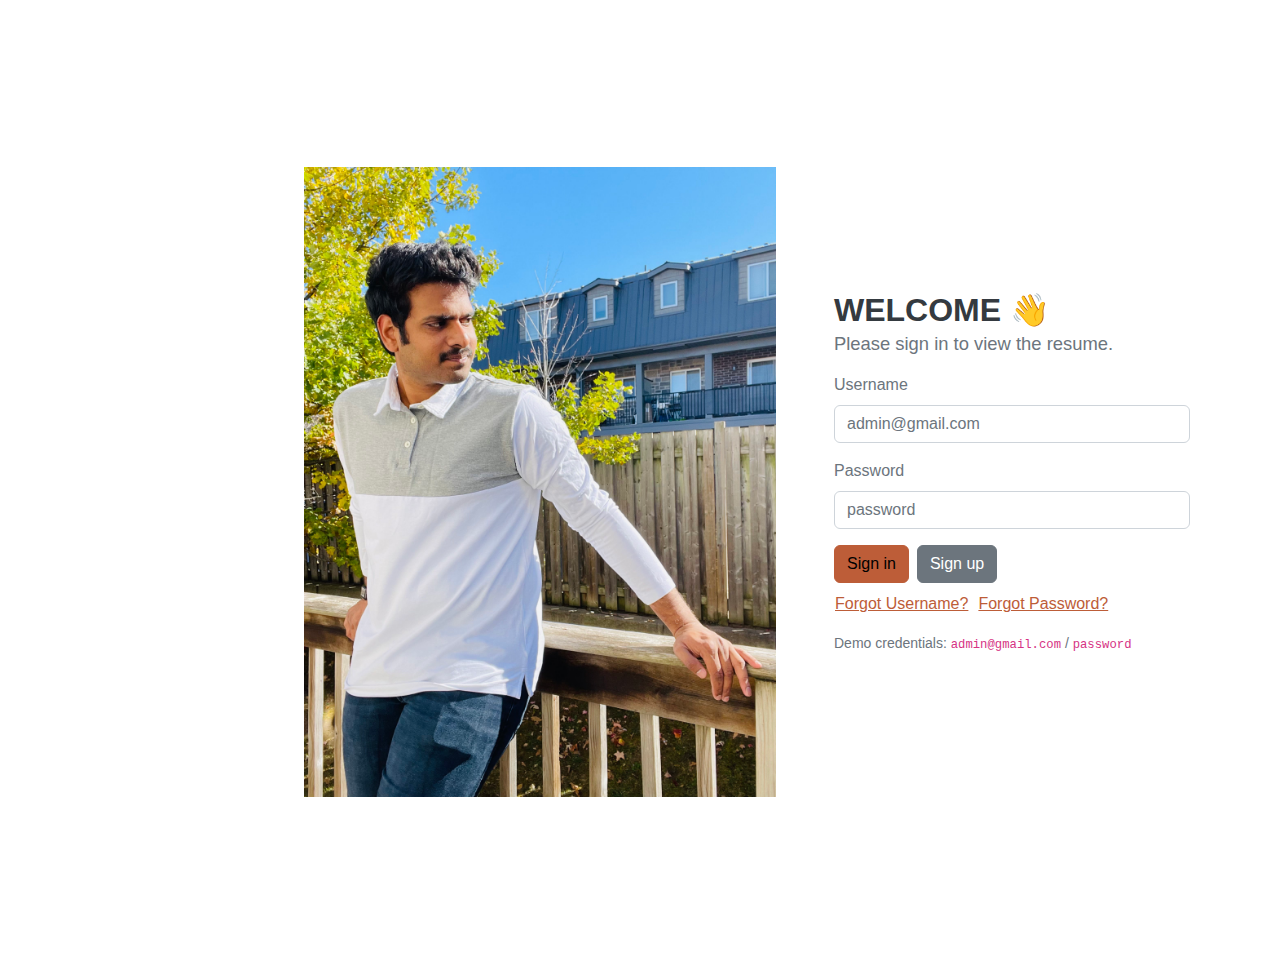
<file: login.html>
<!DOCTYPE html>
<html lang="en">
  <head>
      <link rel="icon" type="image/png" href="assets/img/pngegg.png" />
    <meta charset="utf-8" />
    <meta name="viewport" content="width=device-width, initial-scale=1" />
    <title>Login - Pavan Parupalli</title>
    <link rel="stylesheet" href="./css/styles.css">
    <link rel="stylesheet" href="./css/login.css">
  </head>
  <body>

    <main class="login-container full-page-flex">
      <div class="login-image-half">
        <img src="./assets/img/Opening_page.jpg" alt="Profile" />
      </div>
      <div class="login-card-half">
        <div class="login-card">
          <h1 style="font-size:2rem;">Welcome 👋</h1>
          <p class="lead">Please sign in to view the resume.</p>
          <form id="loginForm" novalidate>
            <div class="mb-3">
              <label for="email" class="form-label">Username</label>
              <input id="email" name="email" class="form-control" type="email" placeholder="admin@gmail.com" required>
            </div>
            <div class="mb-3">
              <label for="password" class="form-label">Password</label>
              <input id="password" name="password" class="form-control" type="password" placeholder="password" required>
            </div>
            <div id="loginError" class="text-danger" style="display:none;margin-bottom:10px;"></div>
            <div class="d-flex gap-2">
              <button type="submit" class="btn btn-primary">Sign in</button>
              <a href="signup.html" class="btn btn-secondary" id="signupBtn">Sign up</a>
            </div>
            <div class="d-flex gap-2 mt-2">
              <button type="button" class="btn btn-link p-0" id="forgotUsernameBtn">Forgot Username?</button>
              <button type="button" class="btn btn-link p-0" id="forgotPasswordBtn">Forgot Password?</button>
            </div>
          </form>
          <p class="mt-3 small">Demo credentials: <code>admin@gmail.com</code> / <code>password</code></p>
        </div>
      </div>
    </main>

    <script src="./js/scripts.js"></script>
  </body>
</html>
</file>
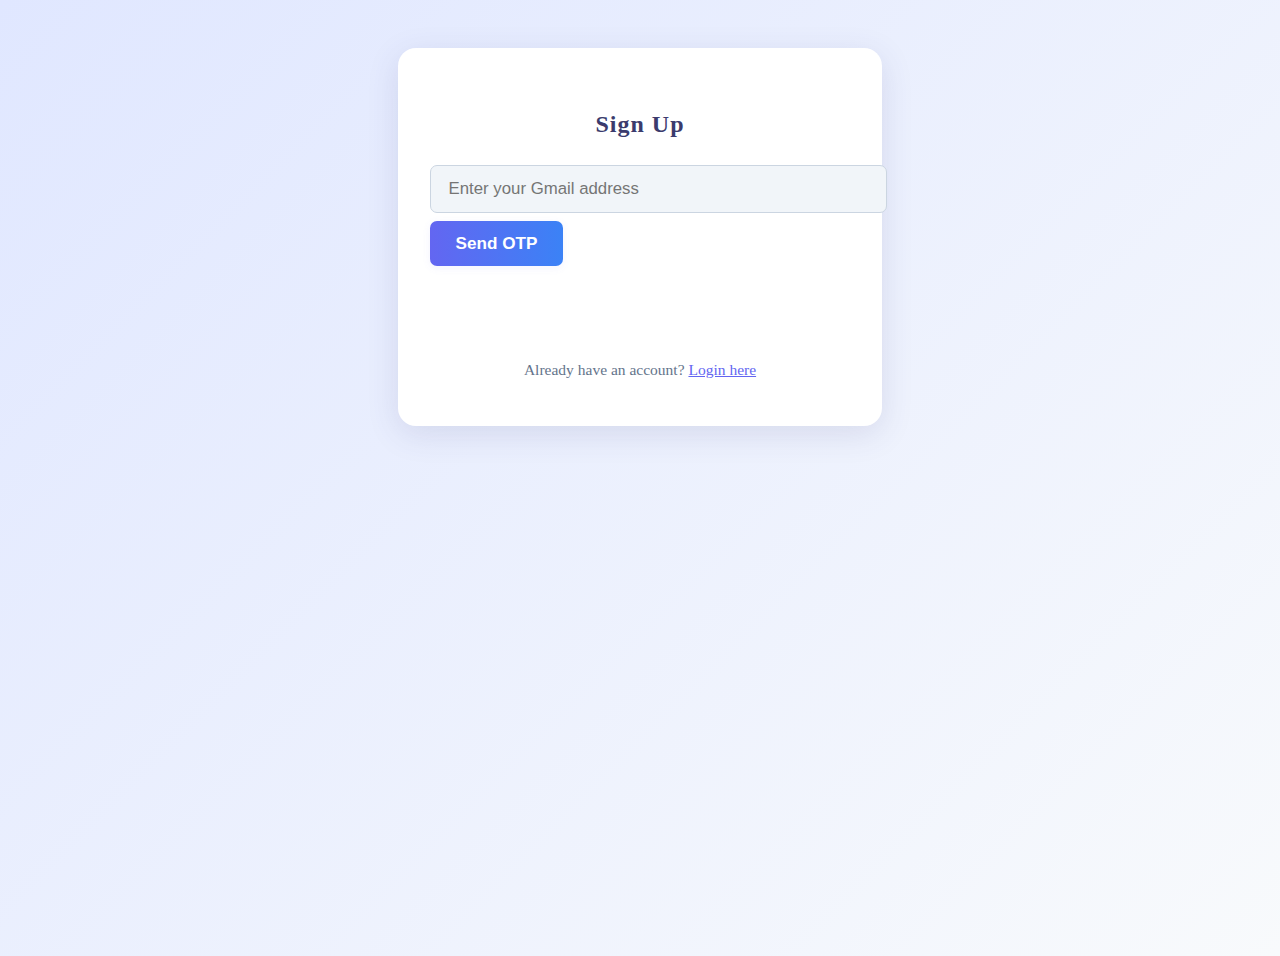
<file: signup.html>
<!DOCTYPE html>
<html lang="en">
<head>
        <style>
            body {
                min-height: 100vh;
                background: linear-gradient(135deg, #e0e7ff 0%, #f8fafc 100%);
            }
            .signup-container {
                max-width: 420px;
                margin: 48px auto;
                background: #fff;
                border-radius: 18px;
                box-shadow: 0 8px 32px rgba(60,60,120,0.13);
                padding: 2.7rem 2rem 2rem 2rem;
                display: flex;
                flex-direction: column;
                align-items: center;
                gap: 1.2rem;
            }
            .signup-container h2 {
                margin-bottom: 0.5rem;
                color: #3b3b6d;
                font-weight: 700;
                letter-spacing: 1px;
            }
            #signup-form {
                width: 100%;
                display: flex;
                flex-direction: column;
                gap: 1.1rem;
            }
            #signup-form label {
                font-weight: 500;
                color: #4b5563;
                margin-bottom: 0.25rem;
            }
            #signup-form input[type="email"],
            #signup-form input[type="text"],
            #signup-form input[type="password"] {
                width: 100%;
                padding: 0.8rem 1.1rem;
                border: 1.5px solid #cbd5e1;
                border-radius: 7px;
                font-size: 1.05rem;
                background: #f1f5f9;
                transition: border 0.2s, box-shadow 0.2s;
            }
            #signup-form input:focus {
                border: 1.5px solid #6366f1;
                outline: none;
                background: #fff;
                box-shadow: 0 0 0 2px #c7d2fe;
            }
            #signup-form button[type="button"],
            #signup-form button[type="submit"] {
                background: linear-gradient(90deg, #6366f1 0%, #3b82f6 100%);
                color: #fff;
                border: none;
                border-radius: 7px;
                padding: 0.8rem 1.6rem;
                font-size: 1.07rem;
                font-weight: 600;
                cursor: pointer;
                margin-top: 0.5rem;
                transition: background 0.2s, box-shadow 0.2s;
                box-shadow: 0 2px 8px rgba(99,102,241,0.08);
            }
            #signup-form button:disabled {
                background: #c7d2fe;
                color: #6b7280;
                cursor: not-allowed;
            }
            #signup-message {
                min-height: 1.5em;
                margin-top: 0.5rem;
                font-size: 1rem;
                text-align: center;
            }
            .signup-container p {
                margin-top: 1.5rem;
                font-size: 0.97rem;
                color: #64748b;
            }
            .signup-container a {
                color: #6366f1;
                text-decoration: underline;
                font-weight: 500;
            }
            @media (max-width: 500px) {
                .signup-container {
                    padding: 1.2rem 0.5rem 1.5rem 0.5rem;
                }
            }
        </style>
    <link rel="stylesheet" href="css/login.css">
    <meta charset="UTF-8">
    <meta name="viewport" content="width=device-width, initial-scale=1.0">
    <title>Sign Up</title>
    <link rel="stylesheet" href="css/login.css">
</head>
<body>
    <div class="signup-container">
        <h2>Sign Up</h2>
        <form id="signup-form" autocomplete="off">
            <div id="email-section">
                <input type="email" id="email" name="email" required pattern="[a-zA-Z0-9._%+-]+@gmail\.com$" placeholder="Enter your Gmail address">
                <button type="button" id="send-otp-btn">Send OTP</button>
            </div>
            <div id="otp-section" style="display:none;">
                <label for="otp">Enter OTP:</label>
                <input type="text" id="otp" name="otp" maxlength="6" placeholder="Enter OTP">
                <button type="button" id="verify-otp-btn">Verify OTP</button>
            </div>
            <div id="password-section" style="display:none;">
                <label for="password">Choose Password:</label>
                <input type="password" id="password" name="password" placeholder="Password">
                <label for="confirm-password">Confirm Password:</label>
                <input type="password" id="confirm-password" name="confirm-password" placeholder="Confirm Password">
                <button type="submit">Sign Up</button>
            </div>
        </form>
        <div id="signup-message"></div>
        <p>Already have an account? <a href="login.html">Login here</a></p>
    </div>
    <script src="js/signup.js"></script>
</body>
</html>
</file>
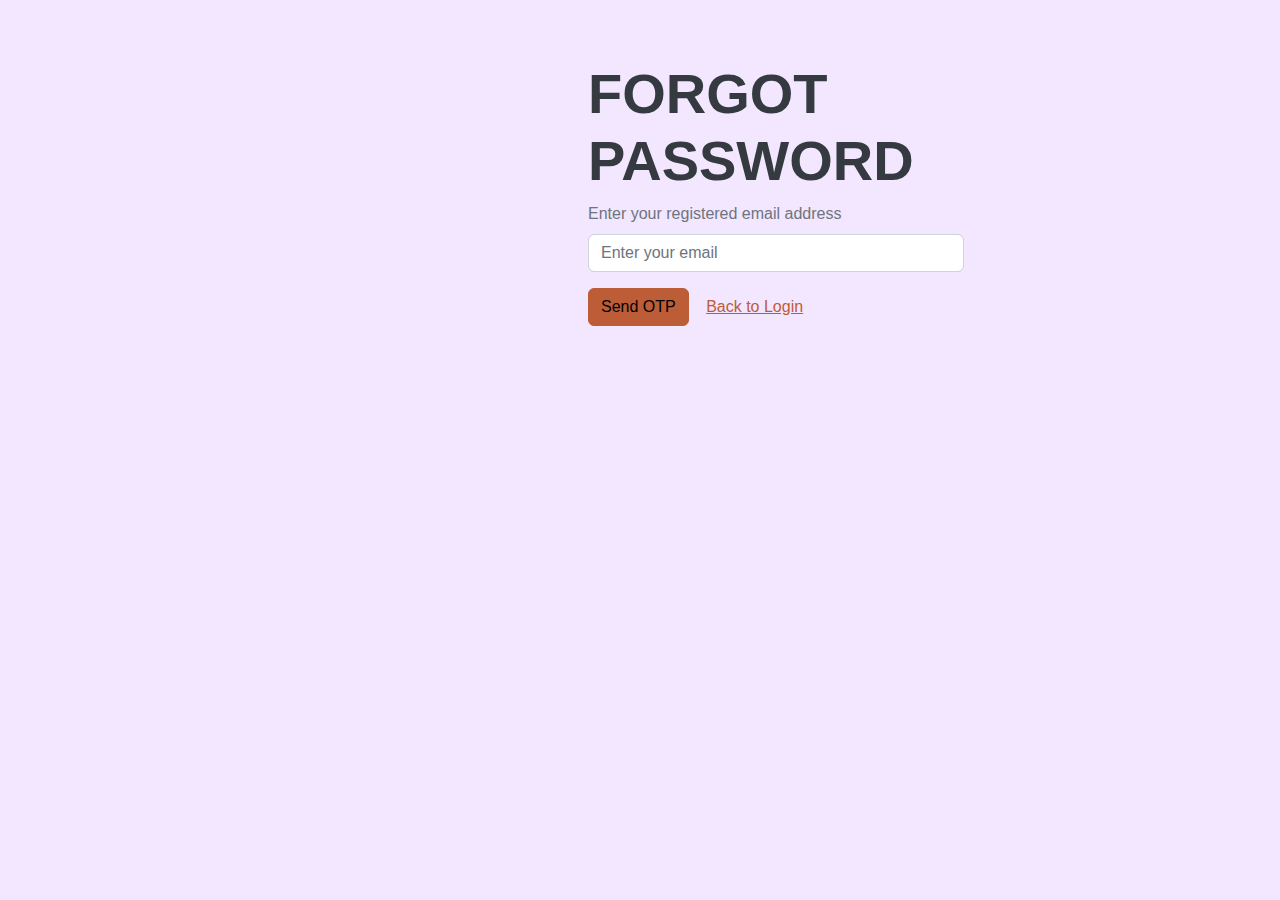
<file: frontend/forgot_password.html>
<!DOCTYPE html>
<html lang="en">
<head>
  <meta charset="UTF-8">
  <meta name="viewport" content="width=device-width, initial-scale=1.0">
  <title>Forgot Password</title>
  <link rel="stylesheet" href="./css/styles.css">
  <link rel="stylesheet" href="./css/login.css">
</head>
<body>
  <div class="container" style="max-width:400px;margin:60px auto;">
    <h2>Forgot Password</h2>
    <form id="forgotPasswordForm">
      <div class="mb-3">
        <label for="email" class="form-label">Enter your registered email address</label>
        <input type="email" id="email" class="form-control" required placeholder="Enter your email">
      </div>
      <div id="forgotPasswordError" class="text-danger mb-2" style="display:none;"></div>
      <button type="submit" class="btn btn-primary">Send OTP</button>
      <a href="login.html" class="btn btn-link">Back to Login</a>
    </form>
    <form id="otpForm" style="display:none;">
      <div class="mb-3">
        <label for="otp" class="form-label">Enter OTP sent to your email</label>
        <input type="text" id="otp" class="form-control" required placeholder="Enter OTP">
      </div>
      <div class="mb-3">
        <label for="newPassword" class="form-label">Enter New Password</label>
        <input type="password" id="newPassword" class="form-control" required placeholder="New Password">
      </div>
      <div id="otpError" class="text-danger mb-2" style="display:none;"></div>
      <button type="submit" class="btn btn-success">Change Password</button>
    </form>
    <div id="forgotPasswordSuccess" class="alert alert-success mt-3" style="display:none;"></div>
  </div>
  <script src="./js/forgot_password.js"></script>
</body>
</html>
</file>
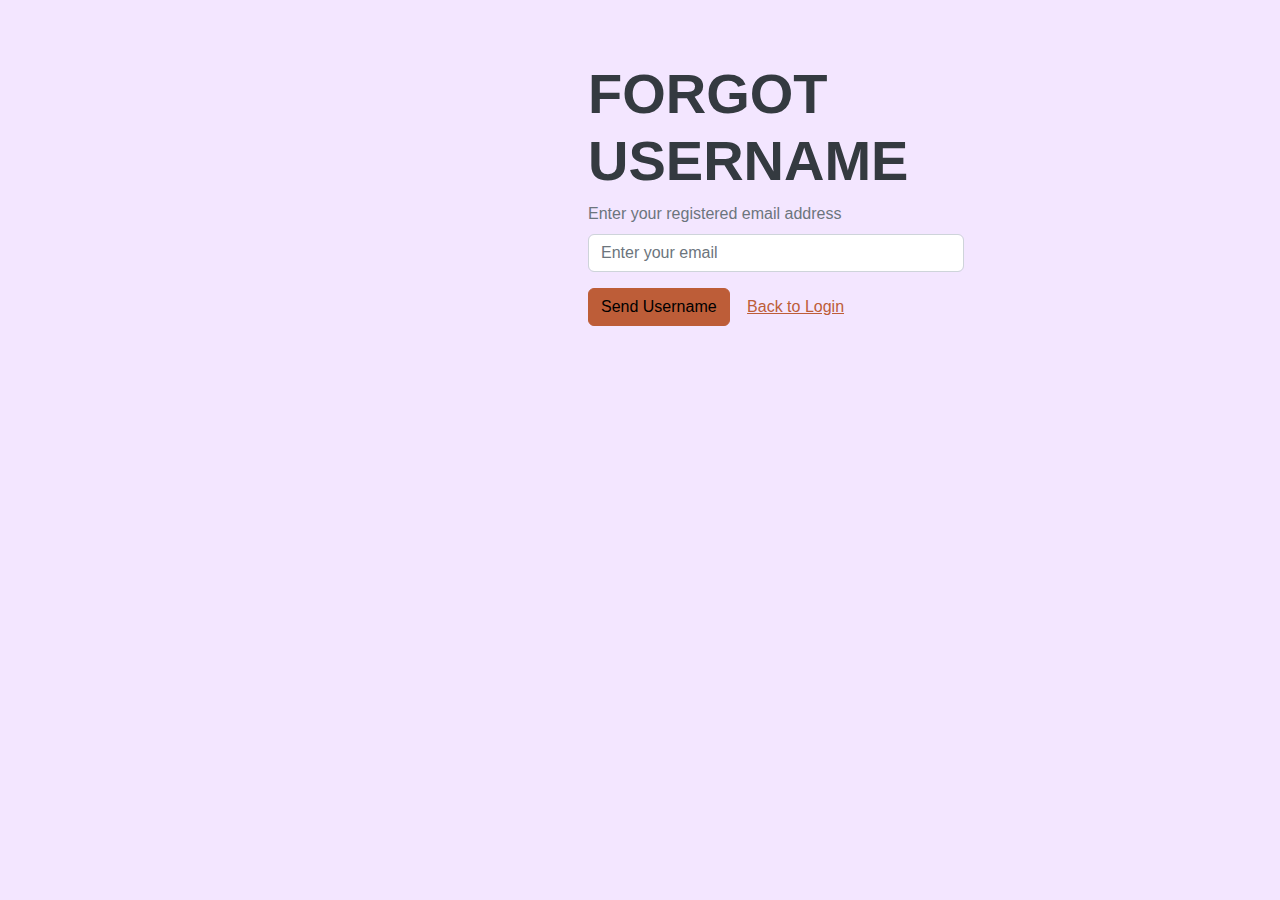
<file: frontend/forgot_username.html>
<!DOCTYPE html>
<html lang="en">
<head>
  <meta charset="UTF-8">
  <meta name="viewport" content="width=device-width, initial-scale=1.0">
  <title>Forgot Username</title>
  <link rel="stylesheet" href="./css/styles.css">
  <link rel="stylesheet" href="./css/login.css">
</head>
<body>
  <div class="container" style="max-width:400px;margin:60px auto;">
    <h2>Forgot Username</h2>
    <form id="forgotUsernameForm">
      <div class="mb-3">
        <label for="email" class="form-label">Enter your registered email address</label>
        <input type="email" id="email" class="form-control" required placeholder="Enter your email">
      </div>
      <div id="forgotUsernameError" class="text-danger mb-2" style="display:none;"></div>
      <button type="submit" class="btn btn-primary">Send Username</button>
      <a href="login.html" class="btn btn-link">Back to Login</a>
    </form>
    <div id="forgotUsernameSuccess" class="alert alert-success mt-3" style="display:none;"></div>
  </div>
  <script src="./js/forgot_username.js"></script>
</body>
</html>
</file>
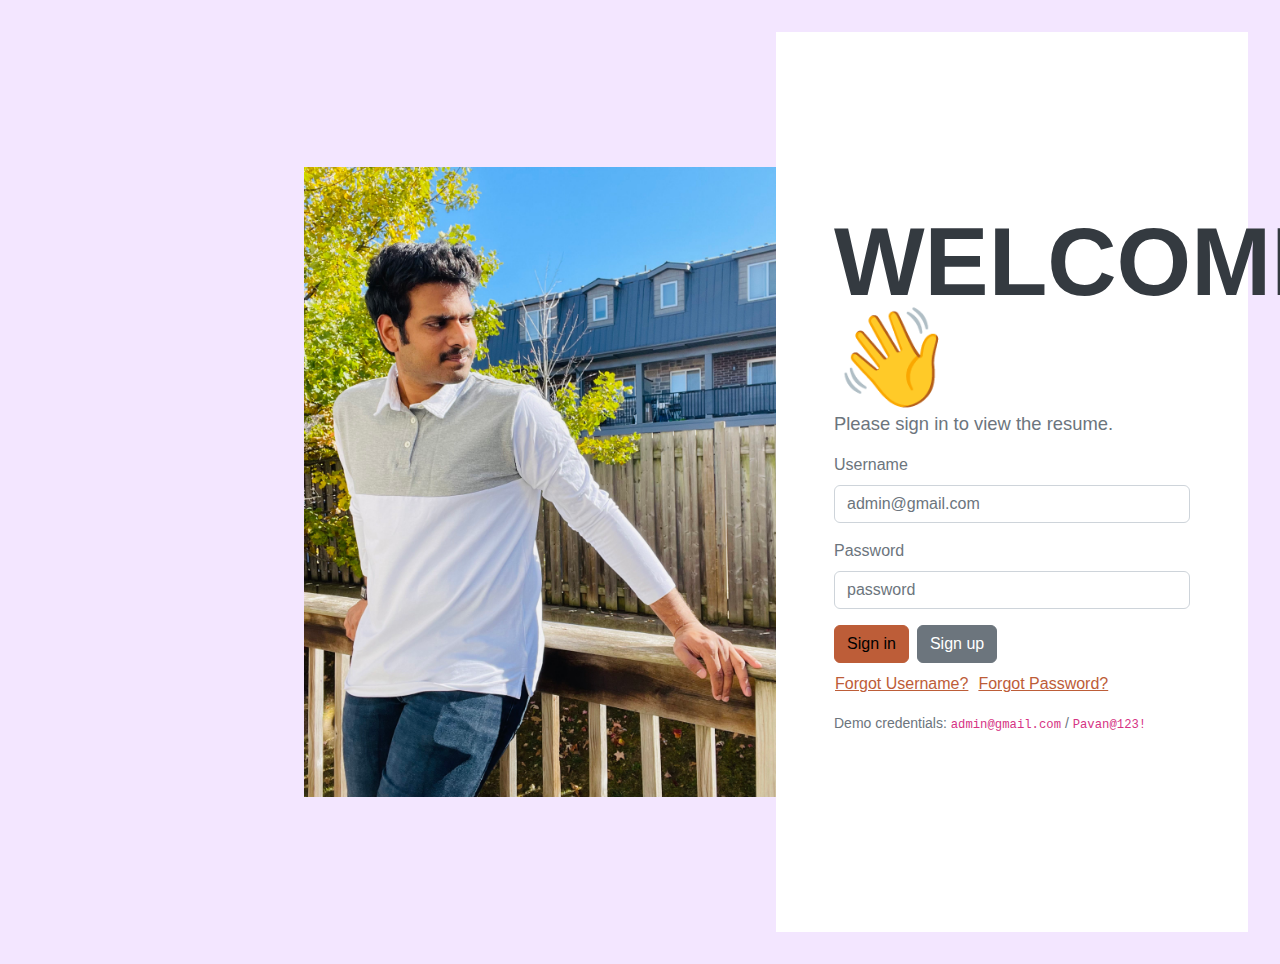
<file: frontend/login.html>
<!DOCTYPE html>
<html lang="en">
  <head>
    <link rel="icon" type="image/png" href="./assets/img/pngegg.png" />
    <meta charset="utf-8" />
    <meta name="viewport" content="width=device-width, initial-scale=1" />
    <title>Login - Pavan Parupalli</title>

    <link rel="stylesheet" href="./css/styles.css">
    <link rel="stylesheet" href="./css/login.css">
  </head>

  <body>

    <!-- Forgot Username Modal -->
    <div class="modal" id="forgotUsernameModal"
         style="display:none;position:fixed;z-index:2000;inset:0;
                background:rgba(0,0,0,0.4);align-items:center;justify-content:center;">
      <div style="background:#fff;padding:2rem 1.5rem;border-radius:10px;
                  max-width:350px;width:100%;position:relative;">
        <button id="closeForgotUsernameModal"
                style="position:absolute;top:8px;right:12px;
                       border:none;background:none;font-size:1.2rem;">
          &times;
        </button>
        <h5>Forgot Username</h5>
        <p class="small">Demo username is <b>admin@gmail.com</b></p>
      </div>
    </div>

    <!-- Forgot Password Modal -->
    <div class="modal" id="forgotPasswordModal"
         style="display:none;position:fixed;z-index:2000;inset:0;
                background:rgba(0,0,0,0.4);align-items:center;justify-content:center;">
      <div style="background:#fff;padding:2rem 1.5rem;border-radius:10px;
                  max-width:350px;width:100%;position:relative;">
        <button id="closeForgotModal"
                style="position:absolute;top:8px;right:12px;
                       border:none;background:none;font-size:1.2rem;">
          &times;
        </button>
        <h5>Forgot Password</h5>
        <p class="small">Demo password is <b>password</b></p>
      </div>
    </div>

    <main class="login-container full-page-flex">
      <div class="login-image-half">
        <img src="./assets/img/Opening_page.jpg" alt="Profile" />
      </div>

      <div class="login-card-half">
        <div class="login-card">
          <h1>Welcome 👋</h1>
          <p class="lead">Please sign in to view the resume.</p>

          <form id="loginForm">
            <div class="mb-3">
              <label for="email" class="form-label">Username</label>
              <input
                id="email"
                class="form-control"
                type="email"
                placeholder="admin@gmail.com"
                required
              />
            </div>

            <div class="mb-3">
              <label for="password" class="form-label">Password</label>
              <input
                id="password"
                class="form-control"
                type="password"
                placeholder="password"
                required
              />
            </div>

            <div id="loginError"
                 class="text-danger mb-2"
                 style="display:none;">
            </div>

            <div class="d-flex gap-2">
              <button type="submit" class="btn btn-primary">Sign in</button>
              <a href="./signup.html" class="btn btn-secondary">Sign up</a>
            </div>

            <div class="d-flex gap-2 mt-2">
              <button type="button"
                      class="btn btn-link p-0"
                      id="forgotUsernameBtn"
                      onclick="window.location.href='forgot_username.html'">
                Forgot Username?
              </button>
              <button type="button"
                      class="btn btn-link p-0"
                      id="forgotPasswordBtn"
                      onclick="window.location.href='forgot_password.html'">
                Forgot Password?
              </button>
            </div>
          </form>

          <p class="mt-3 small">
            Demo credentials:
            <code>admin@gmail.com</code> /
            <code>Pavan@123!</code>
          </p>
        </div>
      </div>
    </main>

    <script src="./js/scripts.js"></script>
    <script src="./js/login.js"></script>

  </body>
</html>
</file>
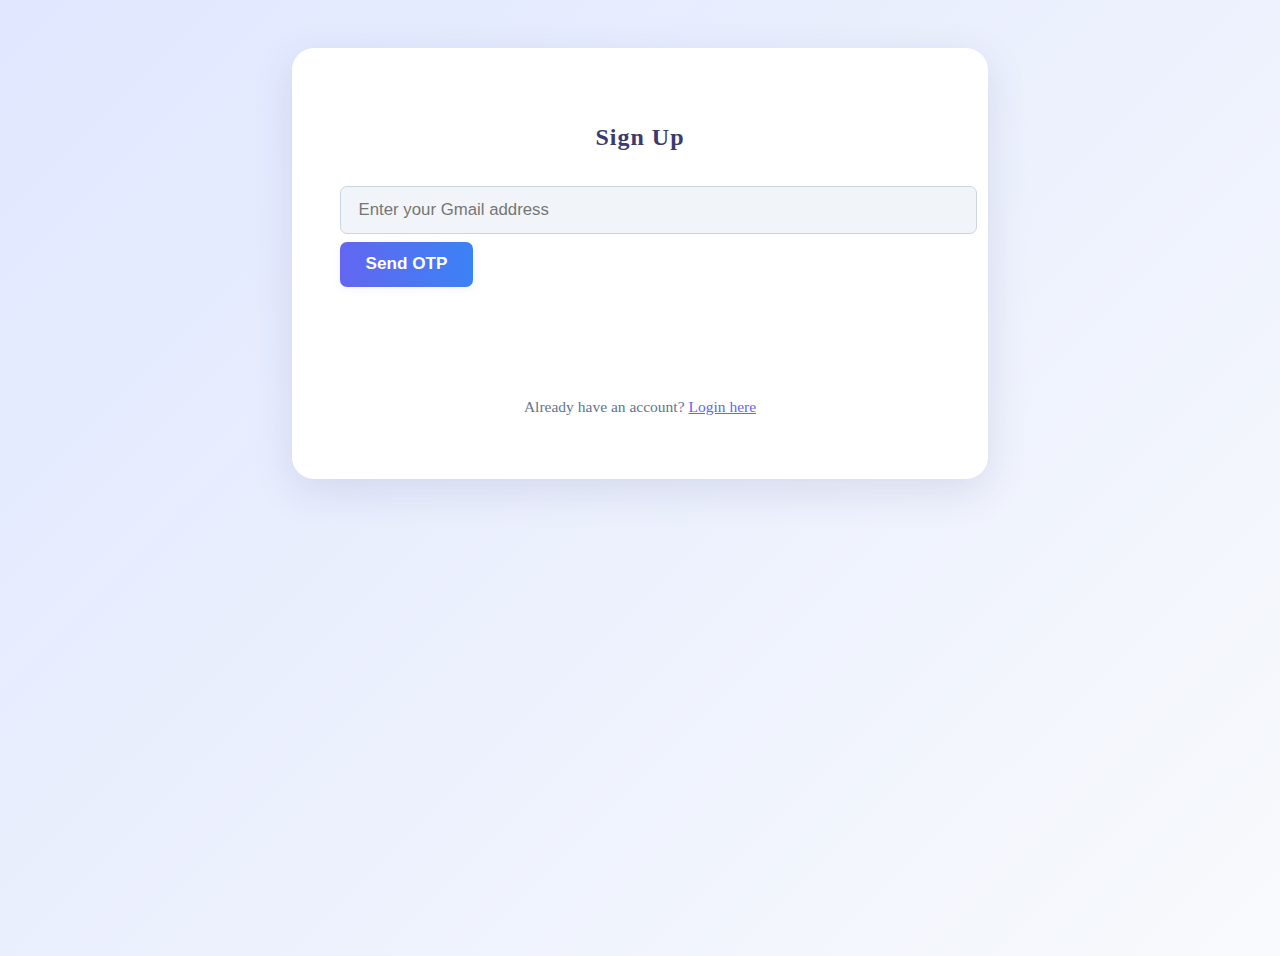
<file: frontend/signup.html>
<!DOCTYPE html>
<html lang="en">
<head>
            <link rel="icon" type="image/png" href="./assets/img/pngegg.png" />
        <style>
                    /* Make Gmail address input smaller */
                    #email-section input[type="email"] {
                        max-width: 100%;
                        width: 100%;
                        margin-left: 0;
                        margin-right: 0;
                        display: block;
                    }
            body {
                min-height: 100vh;
                background: linear-gradient(135deg, #e0e7ff 0%, #f8fafc 100%);
            }
            .signup-container {
                max-width: 600px;
                margin: 48px auto;
                background: #fff;
                border-radius: 22px;
                box-shadow: 0 12px 40px rgba(60,60,120,0.13);
                padding: 3.5rem 3rem 3rem 3rem;
                display: flex;
                flex-direction: column;
                align-items: center;
                gap: 1.7rem;
            }
            .signup-container h2 {
                margin-bottom: 0.5rem;
                color: #3b3b6d;
                font-weight: 700;
                letter-spacing: 1px;
            }
            #signup-form {
                width: 100%;
                display: flex;
                flex-direction: column;
                gap: 1.1rem;
            }
            #signup-form label {
                font-weight: 500;
                color: #4b5563;
                margin-bottom: 0.25rem;
            }
            #signup-form input[type="email"],
            #signup-form input[type="text"],
            #signup-form input[type="password"] {
                width: 100%;
                padding: 0.8rem 1.1rem;
                border: 1.5px solid #cbd5e1;
                border-radius: 7px;
                font-size: 1.05rem;
                background: #f1f5f9;
                transition: border 0.2s, box-shadow 0.2s;
            }
            #signup-form input:focus {
                border: 1.5px solid #6366f1;
                outline: none;
                background: #fff;
                box-shadow: 0 0 0 2px #c7d2fe;
            }
            #signup-form button[type="button"],
            #signup-form button[type="submit"] {
                background: linear-gradient(90deg, #6366f1 0%, #3b82f6 100%);
                color: #fff;
                border: none;
                border-radius: 7px;
                padding: 0.8rem 1.6rem;
                font-size: 1.07rem;
                font-weight: 600;
                cursor: pointer;
                margin-top: 0.5rem;
                transition: background 0.2s, box-shadow 0.2s;
                box-shadow: 0 2px 8px rgba(99,102,241,0.08);
            }
            #signup-form button:disabled {
                background: #c7d2fe;
                color: #6b7280;
                cursor: not-allowed;
            }
            #signup-message {
                min-height: 1.5em;
                margin-top: 0.5rem;
                font-size: 1rem;
                text-align: center;
            }
            .signup-container p {
                margin-top: 1.5rem;
                font-size: 0.97rem;
                color: #64748b;
            }
            .signup-container a {
                color: #6366f1;
                text-decoration: underline;
                font-weight: 500;
            }
            @media (max-width: 500px) {
                .signup-container {
                    padding: 1.2rem 0.5rem 1.5rem 0.5rem;
                }
            }
        </style>
    <link rel="stylesheet" href="./css/login.css">
    <meta charset="UTF-8">
    <meta name="viewport" content="width=device-width, initial-scale=1.0">
    <title>Sign Up</title>
    <link rel="stylesheet" href="./css/login.css">
</head>
<body>
    <div class="signup-container">
        <h2>Sign Up</h2>
        <form id="signup-form" autocomplete="off">
            <div id="email-section">
                <input type="email" id="email" name="email" required pattern="[a-zA-Z0-9._%+-]+@gmail\.com$" placeholder="Enter your Gmail address">
                <button type="button" id="send-otp-btn">Send OTP</button>
            </div>
            <div id="otp-section" style="display:none;">
                <label for="otp">Enter OTP:</label>
                <input type="text" id="otp" name="otp" maxlength="6" placeholder="Enter OTP">
                <button type="button" id="verify-otp-btn">Verify OTP</button>
            </div>
            <div id="password-section" style="display:none;">
                <label for="password">Choose Password:</label>
                <input type="password" id="password" name="password" placeholder="Password">
                <label for="confirm-password">Confirm Password:</label>
                <input type="password" id="confirm-password" name="confirm-password" placeholder="Confirm Password">
                <button type="submit">Sign Up</button>
            </div>
        </form>
        <div id="signup-message"></div>
        <p>Already have an account? <a href="login.html">Login here</a></p>
    </div>
    <script src="./js/signup.js"></script>
</body>
</html>
</file>
<file: css/login.css>
/* Full-page two-column flex layout */
.full-page-flex {
  min-height: 100vh;
  display: flex;
  flex-direction: row;
  align-items: stretch;
  justify-content: stretch;
  padding: 0;
}
.login-image-half {
  flex: 1 1 0;
  min-width: 0;
  display: flex;
  align-items: stretch;
  justify-content: stretch;
  overflow: hidden;
}
.login-image-half img {
  width: 100%;
  height: 100%;
  max-width: 100vw;
  max-height: 100vh;
  object-fit: cover;
  display: block;
}
.login-card-half {
  flex: 1 1 0;
  min-width: 0;
  display: flex;
  align-items: stretch;
  justify-content: center;
  background: #fff;
  height: 100vh;
}
.login-card-half .login-card {
  width: 100%;
  max-width: 420px;
  display: flex;
  flex-direction: column;
  justify-content: center;
  height: 100vh;
  border-radius: 0;
  box-shadow: none;
}
/* Flex container for login image and card */
.login-flex {
  display: flex;
  align-items: center;
  justify-content: center;
  gap: 2rem;
}
.login-image {
  display: flex;
  align-items: center;
  justify-content: center;
}
/* Simple login page styles */
.login-container{
  min-height:100vh;
  display:flex;
  align-items:center;
  justify-content:center;
  padding:2rem;
}
.login-card{
  width:100%;
  max-width:420px;
  background:#fff;
  border-radius:8px;
  box-shadow:0 10px 30px rgba(0,0,0,0.08);
  padding:2rem;
}
.login-card h1{
  margin-top:0;
  margin-bottom:.25rem;
}
.login-card .lead{ margin-bottom:1rem; }
</file>
<file: frontend/css/login.css>
/* Full-page two-column flex layout */
.full-page-flex {
  min-height: 100vh;
  display: flex;
  flex-direction: row;
  align-items: stretch;
  justify-content: stretch;
  padding: 0;
}
.login-image-half {
  flex: 1 1 0;
  min-width: 0;
  display: flex;
  align-items: stretch;
  justify-content: stretch;
  overflow: hidden;
}
.login-image-half img {
  width: 100%;
  height: 100%;
  max-width: 100vw;
  max-height: 100vh;
  object-fit: cover;
  display: block;
}
.login-card-half {
  flex: 1 1 0;
  min-width: 0;
  display: flex;
  align-items: stretch;
  justify-content: center;
  background: #fff;
  height: 100vh;
}
.login-card-half .login-card {
  width: 100%;
  max-width: 420px;
  display: flex;
  flex-direction: column;
  justify-content: center;
  height: 100vh;
  border-radius: 0;
  box-shadow: none;
}
/* Flex container for login image and card */
.login-flex {
  display: flex;
  align-items: center;
  justify-content: center;
  gap: 2rem;
}
.login-image {
  display: flex;
  align-items: center;
  justify-content: center;
}
/* Simple login page styles */
.login-container{
  min-height:100vh;
  display:flex;
  align-items:center;
  justify-content:center;
  padding:2rem;
}
.login-card{
  width:100%;
  max-width:420px;
  background:#fff;
  border-radius:8px;
  box-shadow:0 10px 30px rgba(0,0,0,0.08);
  padding:2rem;
}
.login-card h1{
  margin-top:0;
  margin-bottom:.25rem;
}
.login-card .lead{ margin-bottom:1rem; }
</file>
